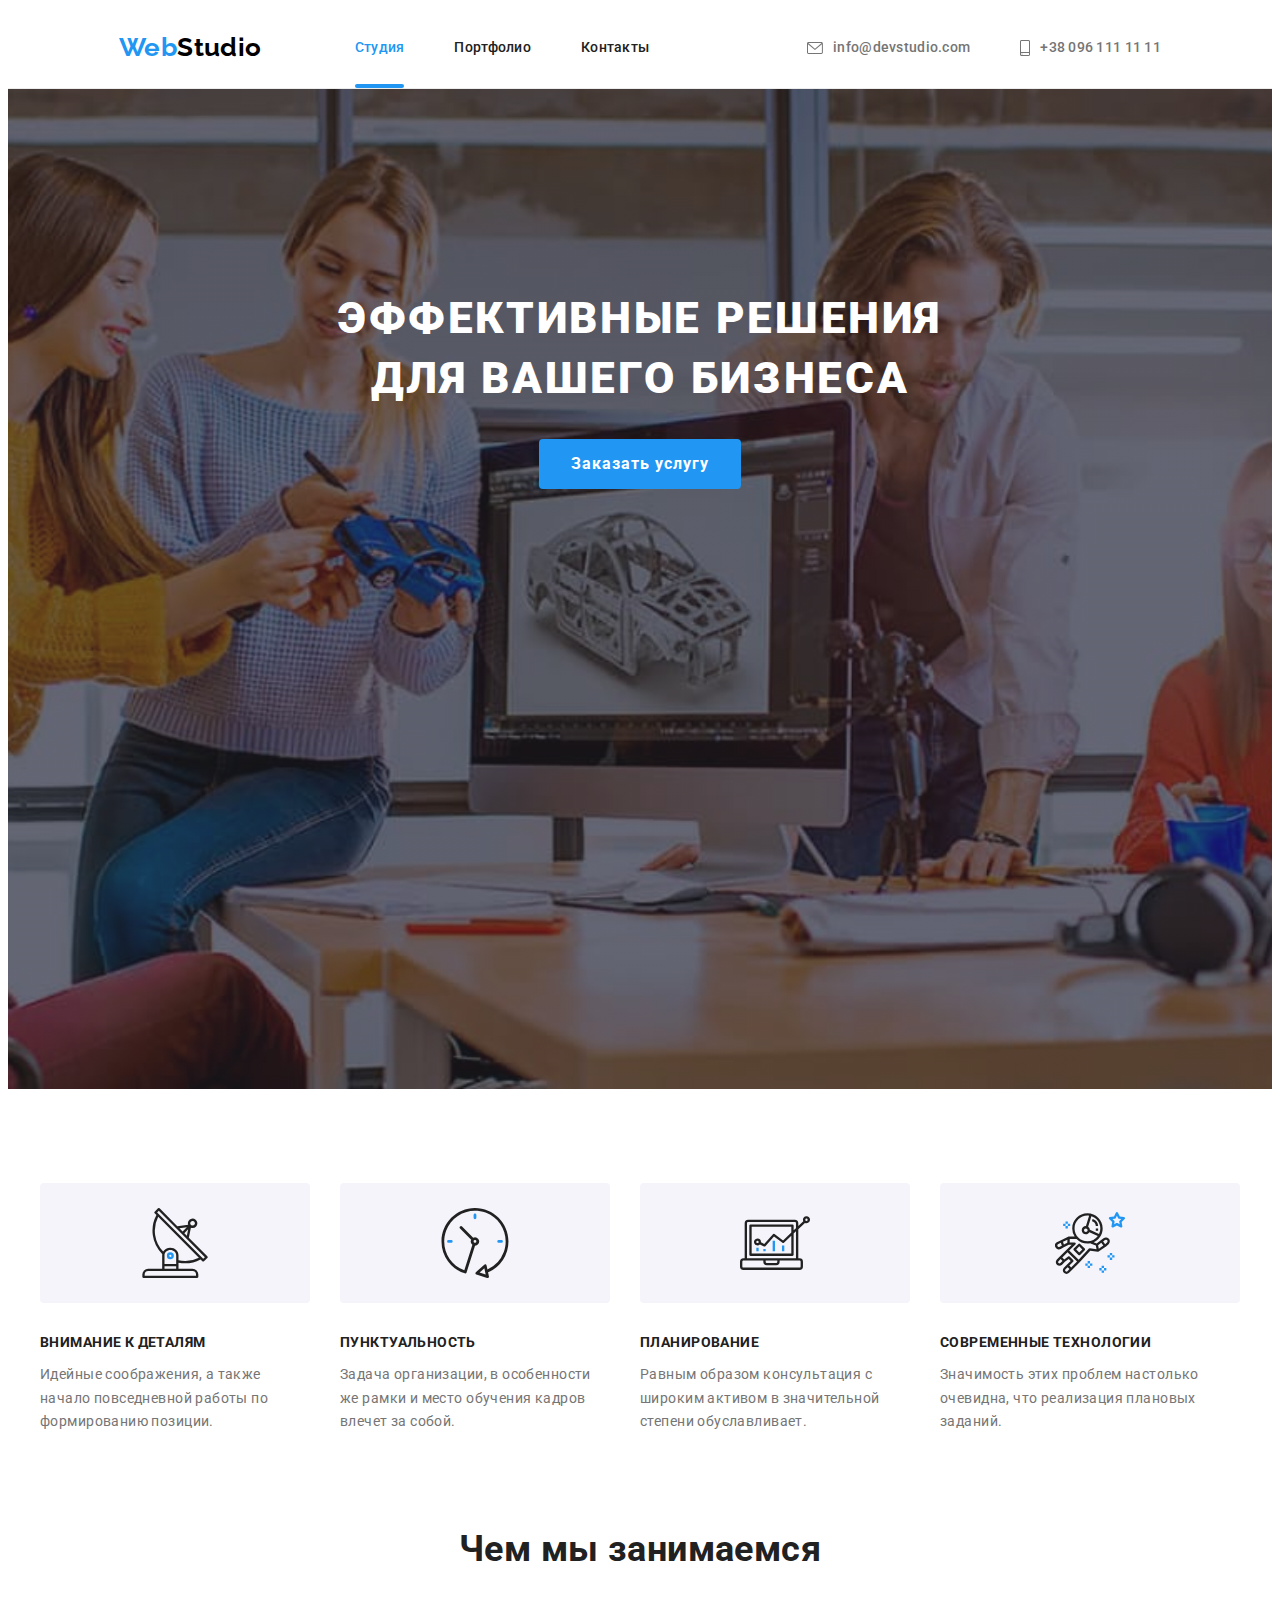
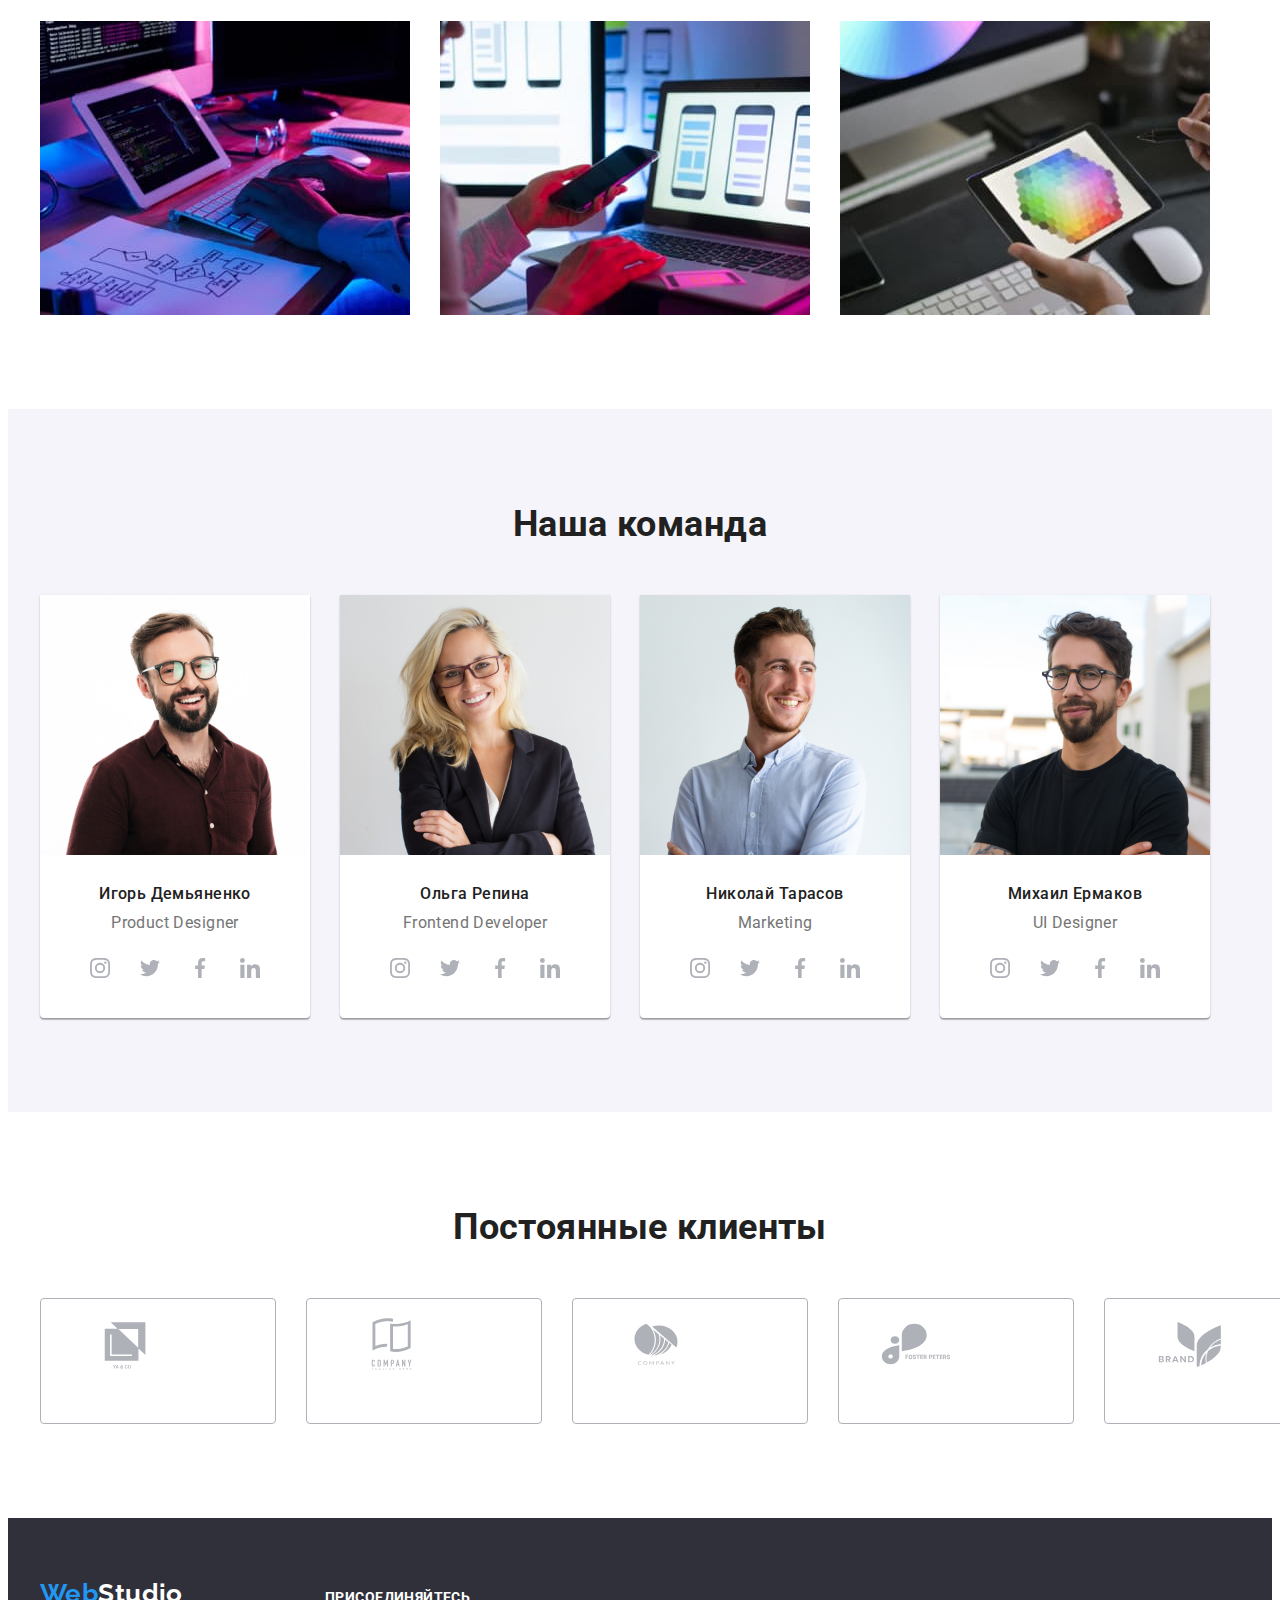
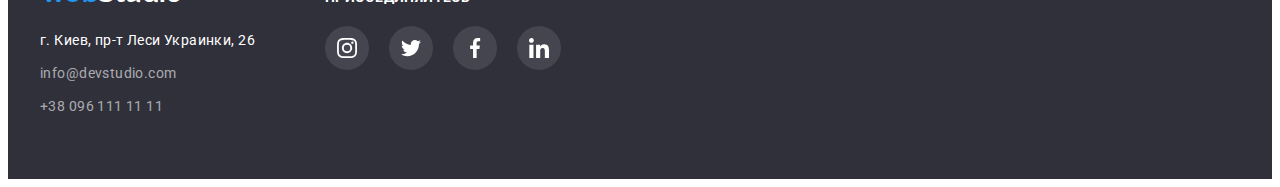
<file: index.html>
<!DOCTYPE html>
<html lang="ru">
  <head>
    <meta charset="UTF-8" />
    <meta http-equiv="X-UA-Compatible" content="IE=edge" />
    <meta name="viewport" content="width=device-width, initial-scale=1.0" />
    <title>WebStudio</title>
    <link rel="preconnect" href="https://fonts.googleapis.com" />
    <link rel="preconnect" href="https://fonts.gstatic.com" crossorigin />
    <link
      href="https://fonts.googleapis.com/css2?family=Raleway:wght@700&family=Roboto:wght@400;500;700;900&display=swap"
      rel="stylesheet"
    />
    <link
      rel="stylesheet"
      href="https://cdnjs.cloudflare.com/ajax/libs/modern-normalize/1.1.0/modern-normalize.min.css"
      integrity="sha512-wpPYUAdjBVSE4KJnH1VR1HeZfpl1ub8YT/NKx4PuQ5NmX2tKuGu6U/JRp5y+Y8XG2tV+wKQpNHVUX03MfMFn9Q=="
      crossorigin="anonymous"
      referrerpolicy="no-referrer"
    />
    <link rel="stylesheet" href="./css/styles.css" />
  </head>
  <body>
    <!-- Headet site -->
    <header class="page-header">
      <div class="conteiner main-nav">
        <nav class="nav-block">
          <a href="./index.html" class="logo link"><span class="logo-blue">Web</span>Studio</a>
          <ul class="site-nav list">
            <li class="item"><a class="link current" href="./index.html">Студия</a></li>
            <li class="item"><a class="link" href="./portfolio.html">Портфолио</a></li>
            <li class="item"><a class="link" href="">Контакты</a></li>
          </ul>
        </nav>
        <ul class="auth-nav list">
          <li class="item">
            <a class="link" href="mailto:info@devstudio.com">
              <svg class="icon-nav" width="16px" height="12px">
                <use href="./images/icon/symbol-defs.svg#icon-envelope"></use>
              </svg>
              info@devstudio.com
            </a>
          </li>
          <li class="item">
            <a class="link" href="tel:+380961111111">
              <svg class="icon-nav" width="10px" height="16px">
                <use class="icon-nav-test" href="./images/icon/symbol-defs.svg#icon-smartphone"></use>
              </svg>
              +38 096 111 11 11
            </a>
          </li>
        </ul>
      </div>
    </header>
    <main>
      <!-- Hero -->
      <section class="hero overlay">
        <div class="conteiner">
          <h1 class="hero-headlines">Эффективные решения для вашего бизнеса</h1>
          <button type="button" class="button">Заказать услугу</button>
        </div>
      </section>
      <!-- Особенности -->
      <h2 class="visually-hidden" aria-hidden="true" tabindex="-1">Особенности</h2>
      <section class="section-specifics">
        <div class="conteiner">
          <ul class="features-list list">
            <li class="features-item">
              <div class="features-item-logo">
                <svg width="70px" height="70px">
                  <use href="./images/icon/symbol-defs.svg#icon-antenna"></use>
                </svg>
              </div>
              <h3 class="section-headlines specifics">Внимание к деталям</h3>
              <p class="section-desc">Идейные соображения, а также начало повседневной работы по формированию позиции.</p>
            </li>

            <li class="features-item">
              <div class="features-item-logo">
                <svg width="70px" height="70px">
                  <use href="./images/icon/symbol-defs.svg#icon-clock"></use>
                </svg>
              </div>
              <h3 class="section-headlines specifics">Пунктуальность</h3>
              <p class="section-desc">Задача организации, в особенности же рамки и место обучения кадров влечет за собой.</p>
            </li>

            <li class="features-item">
              <div class="features-item-logo">
                <svg width="70px" height="70px">
                  <use href="./images/icon/symbol-defs.svg#icon-diagram"></use>
                </svg>
              </div>
              <h3 class="section-headlines specifics">Планирование</h3>
              <p class="section-desc">Равным образом консультация с широким активом в значительной степени обуславливает.</p>
            </li>

            <li class="features-item">
              <div class="features-item-logo">
                <svg width="70px" height="70px">
                  <use href="./images/icon/symbol-defs.svg#icon-astronaut"></use>
                </svg>
              </div>
              <h3 class="section-headlines specifics">Современные технологии</h3>
              <p class="section-desc">Значимость этих проблем настолько очевидна, что реализация плановых заданий.</p>
            </li>
          </ul>
        </div>
      </section>
      <!-- Чем мы занимаемся -->
      <section class="section">
        <div class="conteiner">
          <h2 class="section-headlines title-work">Чем мы занимаемся</h2>
          <ul class="work-examples list">
            <li class="work-examples-item">
              <img class="work-examples-pic" src="./images/box_1.jpg" alt="Адаптивная верстка сайтов" width="370" />
            </li>
            <li class="work-examples-item">
              <img class="work-examples-pic" src="./images/box_2.jpg" alt="Адаптивная верстка сайтов" width="370" />
            </li>
            <li class="work-examples-item">
              <img class="work-examples-pic" src="./images/box_3.jpg" alt="Адаптивная верстка сайтов" width="370" />
            </li>
          </ul>
        </div>
      </section>
      <!-- Наша команда -->
      <section class="team section">
        <div class="conteiner">
          <h2 class="section-headlines title-team">Наша команда</h2>
          <ul class="team-list list">
            <li class="team-item">
              <img class="team-item-pic" src="./images/team1.jpg" alt="Игорь Демьяненко" width="270" />
              <div class="team-desc">
                <h3 class="section-headlines team-name">Игорь Демьяненко</h3>
                <p lang="en" class="team-spec">Product Designer</p>
                <ul class="team-social list">
                  <li class="team-social-item">
                    <a href="" class="team-social-link link">
                      <svg width="20px" height="20px">
                        <use href="./images/icon/symbol-defs.svg#icon-instagram"></use>
                      </svg>
                    </a>
                  </li>

                  <li class="team-social-item">
                    <a href="" class="team-social-link link">
                      <svg width="20px" height="20px">
                        <use href="./images/icon/symbol-defs.svg#icon-twitter"></use>
                      </svg>
                    </a>
                  </li>

                  <li class="team-social-item">
                    <a href="" class="team-social-link link">
                      <svg width="20px" height="20px">
                        <use href="./images/icon/symbol-defs.svg#icon-facebook"></use>
                      </svg>
                    </a>
                  </li>

                  <li class="team-social-item">
                    <a href="" class="team-social-link link">
                      <svg width="20px" height="20px">
                        <use href="./images/icon/symbol-defs.svg#icon-linkedin"></use>
                      </svg>
                    </a>
                  </li>
                </ul>
              </div>
            </li>

            <li class="team-item">
              <img class="team-item-pic" src="./images/team2.jpg" alt="Ольга Репина" width="270" />
              <div class="team-desc">
                <h3 class="section-headlines team-name">Ольга Репина</h3>
                <p lang="en" class="team-spec">Frontend Developer</p>
                <ul class="team-social list">
                  <li class="team-social-item">
                    <a href="" class="team-social-link link">
                      <svg width="20px" height="20px">
                        <use href="./images/icon/symbol-defs.svg#icon-instagram"></use>
                      </svg>
                    </a>
                  </li>

                  <li class="team-social-item">
                    <a href="" class="team-social-link link">
                      <svg width="20px" height="20px">
                        <use href="./images/icon/symbol-defs.svg#icon-twitter"></use>
                      </svg>
                    </a>
                  </li>

                  <li class="team-social-item">
                    <a href="" class="team-social-link link">
                      <svg width="20px" height="20px">
                        <use href="./images/icon/symbol-defs.svg#icon-facebook"></use>
                      </svg>
                    </a>
                  </li>

                  <li class="team-social-item">
                    <a href="" class="team-social-link link">
                      <svg width="20px" height="20px">
                        <use href="./images/icon/symbol-defs.svg#icon-linkedin"></use>
                      </svg>
                    </a>
                  </li>
                </ul>
              </div>
            </li>

            <li class="team-item">
              <img class="team-item-pic" src="./images/team3.jpg" alt="Николай Тарасов" width="270" />
              <div class="team-desc">
                <h3 class="section-headlines team-name">Николай Тарасов</h3>
                <p lang="en" class="team-spec">Marketing</p>
                <ul class="team-social list">
                  <li class="team-social-item">
                    <a href="" class="team-social-link link">
                      <svg width="20px" height="20px">
                        <use href="./images/icon/symbol-defs.svg#icon-instagram"></use>
                      </svg>
                    </a>
                  </li>

                  <li class="team-social-item">
                    <a href="" class="team-social-link link">
                      <svg width="20px" height="20px">
                        <use href="./images/icon/symbol-defs.svg#icon-twitter"></use>
                      </svg>
                    </a>
                  </li>

                  <li class="team-social-item">
                    <a href="" class="team-social-link link">
                      <svg width="20px" height="20px">
                        <use href="./images/icon/symbol-defs.svg#icon-facebook"></use>
                      </svg>
                    </a>
                  </li>

                  <li class="team-social-item">
                    <a href="" class="team-social-link link">
                      <svg width="20px" height="20px">
                        <use href="./images/icon/symbol-defs.svg#icon-linkedin"></use>
                      </svg>
                    </a>
                  </li>
                </ul>
              </div>
            </li>

            <li class="team-item">
              <img class="team-item-pic" src="./images/team4.jpg" alt="Михаил Ермаков" width="270" />
              <div class="team-desc">
                <h3 class="section-headlines team-name">Михаил Ермаков</h3>
                <p lang="en" class="team-spec">UI Designer</p>
                <ul class="team-social list">
                  <li class="team-social-item">
                    <a href="" class="team-social-link link">
                      <svg width="20px" height="20px">
                        <use href="./images/icon/symbol-defs.svg#icon-instagram"></use>
                      </svg>
                    </a>
                  </li>

                  <li class="team-social-item">
                    <a href="" class="team-social-link link">
                      <svg width="20px" height="20px">
                        <use href="./images/icon/symbol-defs.svg#icon-twitter"></use>
                      </svg>
                    </a>
                  </li>

                  <li class="team-social-item">
                    <a href="" class="team-social-link link">
                      <svg width="20px" height="20px">
                        <use href="./images/icon/symbol-defs.svg#icon-facebook"></use>
                      </svg>
                    </a>
                  </li>

                  <li class="team-social-item">
                    <a href="" class="team-social-link link">
                      <svg width="20px" height="20px">
                        <use href="./images/icon/symbol-defs.svg#icon-linkedin"></use>
                      </svg>
                    </a>
                  </li>
                </ul>
              </div>
            </li>
          </ul>
        </div>
      </section>
      <!-- Section clients -->
      <section class="clients">
        <div class="conteiner">
          <h2 class="section-headlines title-clients">Постоянные клиенты</h2>
          <ul class="clients-list list">
            <li class="clients-item">
              <a class="clients-link link" href="">
                <svg class="clients-pic" width="106px" height="60px">
                  <use href="./images/icon/symbol-defs.svg#icon-Logo-clients-1"></use>
                </svg>
              </a>
            </li>

            <li class="clients-item">
              <a class="clients-link link" href="">
                <svg class="clients-pic" width="106px" height="60px">
                  <use href="./images/icon/symbol-defs.svg#icon-Logo-clients-2"></use>
                </svg>
              </a>
            </li>

            <li class="clients-item">
              <a class="clients-link link" href="">
                <svg class="clients-pic" width="106px" height="60px">
                  <use href="./images/icon/symbol-defs.svg#icon-Logo-clients-3"></use>
                </svg>
              </a>
            </li>

            <li class="clients-item">
              <a class="clients-link link" href="">
                <svg class="clients-pic" width="106px" height="60px">
                  <use href="./images/icon/symbol-defs.svg#icon-Logo-clients-4"></use>
                </svg>
              </a>
            </li>

            <li class="clients-item">
              <a class="clients-link link" href="">
                <svg class="clients-pic" width="106px" height="60px">
                  <use href="./images/icon/symbol-defs.svg#icon-Logo-clients-5"></use>
                </svg>
              </a>
            </li>

            <li class="clients-item">
              <a class="clients-link link" href="">
                <svg class="clients-pic" width="106px" height="60px">
                  <use href="./images/icon/symbol-defs.svg#icon-Logo-clients-6"></use>
                </svg>
              </a>
            </li>
          </ul>
        </div>
      </section>
    </main>
    <!-- Footer -->
    <footer class="footer">
      <div class="conteiner">
       <div class="wrapper">
          <a href="./index.html" class="logo link"><span class="logo-blue">Web</span>Studio</a>
        <address class="contacts">
          <ul class="address-list list">
            <li class="address-item">
              <a class="location link" href="https://goo.gl/maps/tA7HPzwpF9PkPvpf6" target="_blank" rel="noopener noreferrer"
                >г. Киев, пр-т Леси Украинки, 26</a
              >
            </li>
            <li class="address-item"><a class="link" href="mailto:info@devstudio.com">info@devstudio.com</a></li>
            <li class="address-item"><a class="link" href="tel:+380961111111">+38 096 111 11 11</a></li>
          </ul>
       </div>
          <div class="connect">
            <p class="connect-title">присоединяйтесь</p>
            <ul class="connect-list list">
              <li class="connect-item">
                <a class="connect-link link" href="">
                  <svg width="20px" height="20px">
                    <use href="./images/icon/symbol-defs.svg#icon-instagram"></use>
                  </svg>
                </a>
              </li>

              <li class="connect-item">
                <a class="connect-link link" href="">
                  <svg width="20px" height="20px">
                    <use href="./images/icon/symbol-defs.svg#icon-twitter"></use>
                  </svg>
                </a>
              </li>

              <li class="connect-item">
                <a class="connect-link link" href="">
                  <svg width="20px" height="20px">
                    <use href="./images/icon/symbol-defs.svg#icon-facebook"></use>
                  </svg>
                </a>
              </li>

              <li class="connect-item">
                <a class="connect-link link" href="">
                  <svg width="20px" height="20px">
                    <use href="./images/icon/symbol-defs.svg#icon-linkedin"></use>
                  </svg>
                </a>
              </li>
            </ul>
          </div>
        </address>
      </div>
    </footer>
  </body>
</html>
</file>
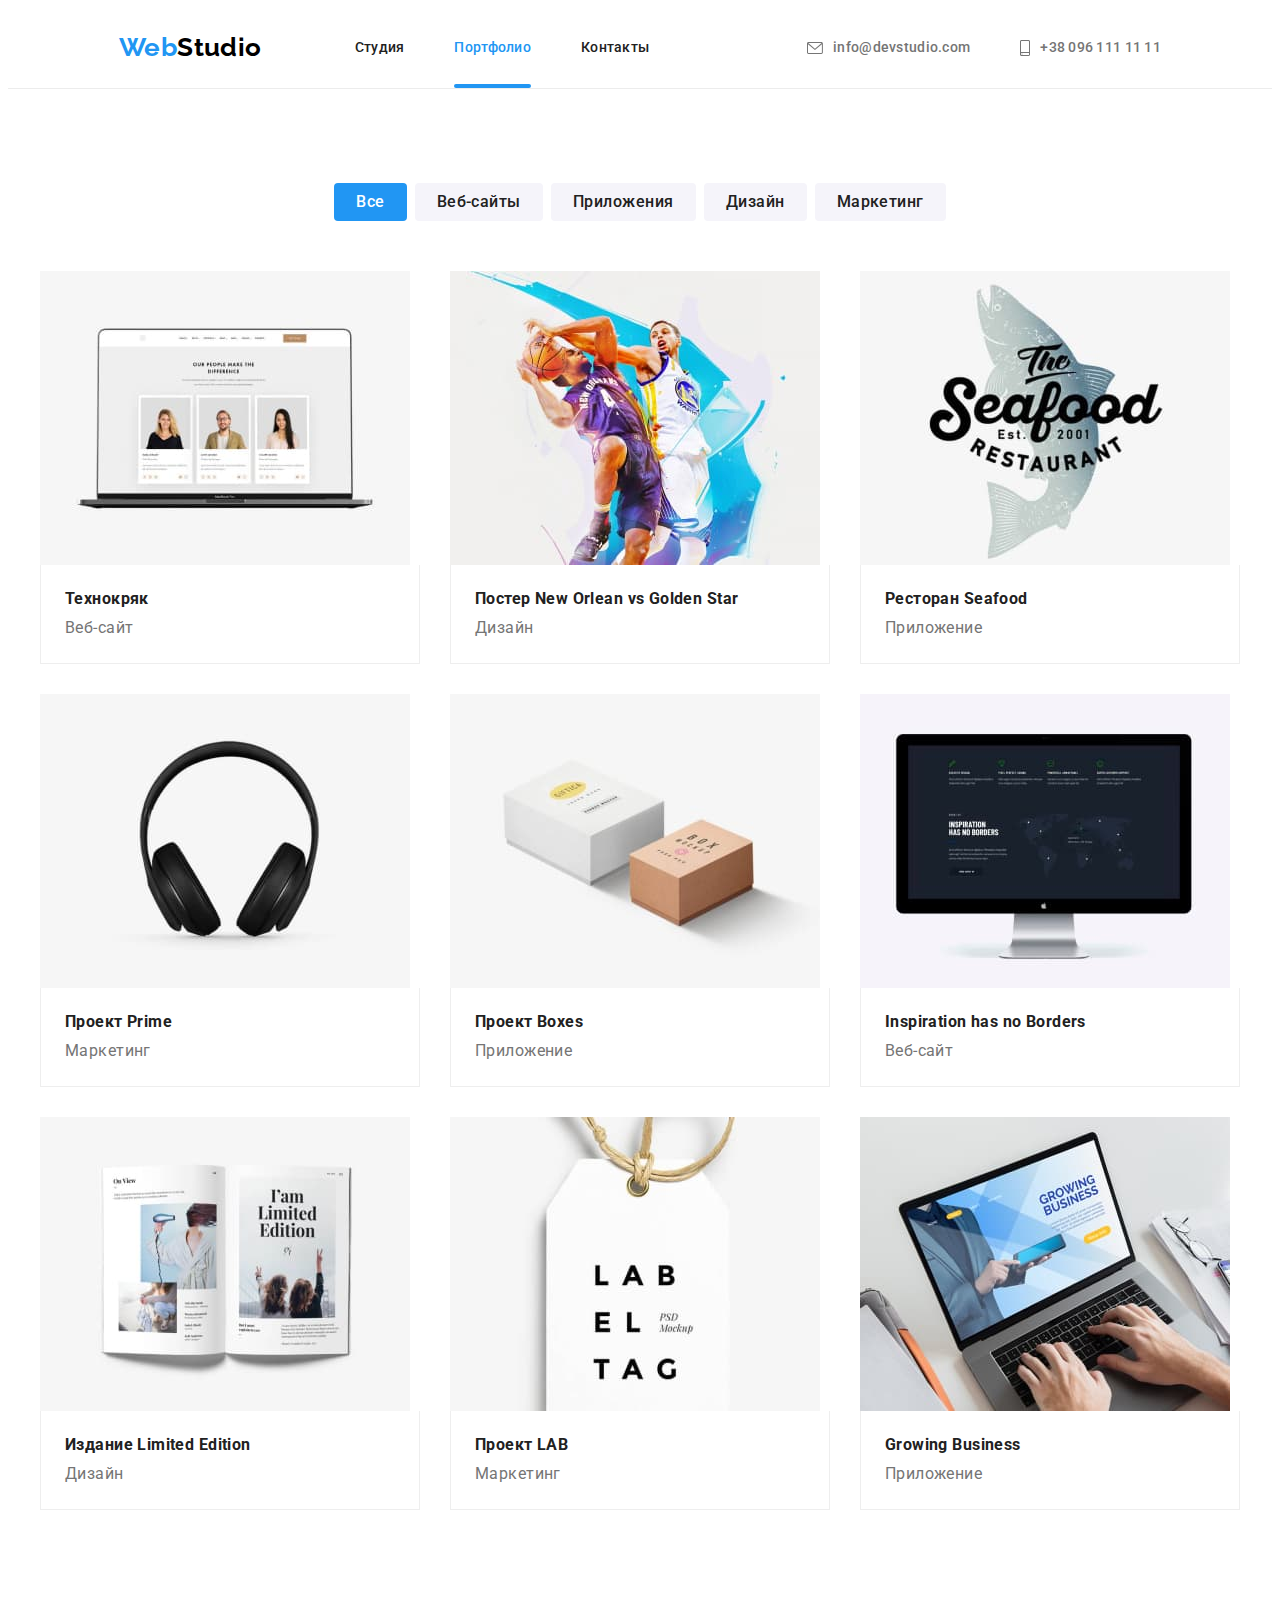
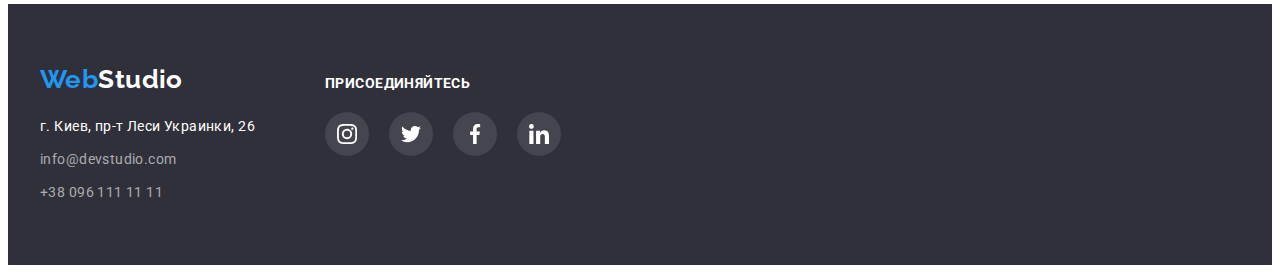
<file: portfolio.html>
<!DOCTYPE html>
<html lang="ru">
  <head>
    <meta charset="UTF-8" />
    <meta http-equiv="X-UA-Compatible" content="IE=edge" />
    <meta name="viewport" content="width=device-width, initial-scale=1.0" />
    <title>Portfolio</title>
    <link rel="preconnect" href="https://fonts.googleapis.com" />
    <link rel="preconnect" href="https://fonts.gstatic.com" crossorigin />
    <link
      href="https://fonts.googleapis.com/css2?family=Raleway:wght@700&family=Roboto:wght@400;500;700;900&display=swap"
      rel="stylesheet"
    />
    <link
      rel="stylesheet"
      href="https://cdnjs.cloudflare.com/ajax/libs/modern-normalize/1.1.0/modern-normalize.min.css"
      integrity="sha512-wpPYUAdjBVSE4KJnH1VR1HeZfpl1ub8YT/NKx4PuQ5NmX2tKuGu6U/JRp5y+Y8XG2tV+wKQpNHVUX03MfMFn9Q=="
      crossorigin="anonymous"
      referrerpolicy="no-referrer"
    />
    <link rel="stylesheet" href="./css/styles.css" />
  </head>
  <body>
    <!-- Headet site -->
    <header class="page-header">
      <div class="conteiner main-nav">
        <nav class="nav-block">
          <a href="./index.html" class="logo link"><span class="logo-blue">Web</span>Studio</a>
          <ul class="site-nav list">
            <li class="item"><a class="link" href="./index.html">Студия</a></li>
            <li class="item"><a class="link current" href="./portfolio.html">Портфолио</a></li>
            <li class="item"><a class="link" href="">Контакты</a></li>
          </ul>
        </nav>
        <ul class="auth-nav list">
          <li class="item">
            <a class="link" href="mailto:info@devstudio.com">
              <svg class="icon-nav" width="16px" height="12px">
                <use href="./images/icon/symbol-defs.svg#icon-envelope"></use>
              </svg>
              info@devstudio.com
            </a>
          </li>
          <li class="item">
            <a class="link" href="tel:+380961111111">
              <svg class="icon-nav" width="10px" height="16px">
                <use class="icon-nav-test" href="./images/icon/symbol-defs.svg#icon-smartphone"></use>
              </svg>
              +38 096 111 11 11
            </a>
          </li>
        </ul>
      </div>
    </header>
    <!-- Portfolio -->
    <main>
      <!-- <section class="examples"> -->
      <section class="section">
        <!-- Hidden H1 -->
        <h1 class="visually-hidden" aria-hidden="true" tabindex="-1">Портфолио фотостудии</h1>
        <div class="conteiner">
          <!-- Section filter button -->
          <ul class="filter-button-list list">
            <li class="filter-button-item">
              <button type="button" class="filter-button current-btn">Все</button>
            </li>
            <li class="filter-button-item">
              <button type="button" class="filter-button">Веб-сайты</button>
            </li>
            <li class="filter-button-item">
              <button type="button" class="filter-button">Приложения</button>
            </li>
            <li class="filter-button-item">
              <button type="button" class="filter-button">Дизайн</button>
            </li>
            <li class="filter-button-item">
              <button type="button" class="filter-button">Маркетинг</button>
            </li>
          </ul>
          <!-- Section portfolio makets -->
          <ul class="examples-work-list list">
            <li class="examples-work-item">
              <a href="" class="examples-work-card link">
                <img class="examples-work-pic" src="./images/port1.jpg" alt="Образец портфолио 1" width="370" />
                <div class="examples-work-title">
                  <h3 class="examples-headlines">Технокряк</h3>
                  <p class="desc">Веб-сайт</p>
                </div>
              </a>
            </li>

            <li class="examples-work-item">
              <a href="" class="examples-work-card link">
                <img class="examples-work-pic" src="./images/port2.jpg" alt="Образец портфолио 2" width="370" />
                <div class="examples-work-title">
                  <h3 class="examples-headlines">Постер New Orlean vs Golden Star</h3>
                  <p class="desc">Дизайн</p>
                </div>
              </a>
            </li>

            <li class="examples-work-item">
              <a href="" class="examples-work-card link">
                <img class="examples-work-pic" src="./images/port3.jpg" alt="Образец портфолио 3" width="370" />
                <div class="examples-work-title">
                  <h3 class="examples-headlines">Ресторан Seafood</h3>
                  <p class="desc">Приложение</p>
                </div>
              </a>
            </li>

            <li class="examples-work-item">
              <a href="" class="examples-work-card link">
                <img class="examples-work-pic" src="./images/port4.jpg" alt="Образец портфолио 4" width="370" />
                <div class="examples-work-title">
                  <h3 class="examples-headlines">Проект Prime</h3>
                  <p class="desc">Маркетинг</p>
                </div>
              </a>
            </li>

            <li class="examples-work-item">
              <a href="" class="examples-work-card link">
                <img class="examples-work-pic" src="./images/port5.jpg" alt="Образец портфолио 5" width="370" />
                <div class="examples-work-title">
                  <h3 class="examples-headlines">Проект Boxes</h3>
                  <p class="desc">Приложение</p>
                </div>
              </a>
            </li>

            <li class="examples-work-item">
              <a href="" class="examples-work-card link">
                <img class="examples-work-pic" src="./images/port6.jpg" alt="Образец портфолио 6" width="370" />
                <div class="examples-work-title">
                  <h3 class="examples-headlines">Inspiration has no Borders</h3>
                  <p class="desc">Веб-сайт</p>
                </div>
              </a>
            </li>

            <li class="examples-work-item">
              <a href="" class="examples-work-card link">
                <img class="examples-work-pic" src="./images/port7.jpg" alt="Образец портфолио 7" width="370" />
                <div class="examples-work-title">
                  <h3 class="examples-headlines">Издание Limited Edition</h3>
                  <p class="desc">Дизайн</p>
                </div>
              </a>
            </li>

            <li class="examples-work-item">
              <a href="" class="examples-work-card link">
                <img class="examples-work-pic" src="./images/port8.jpg" alt="Образец портфолио 8" width="370" />
                <div class="examples-work-title">
                  <h3 class="examples-headlines">Проект LAB</h3>
                  <p class="desc">Маркетинг</p>
                </div>
              </a>
            </li>

            <li class="examples-work-item">
              <a href="" class="examples-work-card link">
                <img class="examples-work-pic" src="./images/port9.jpg" alt="Образец портфолио 9" width="370" />
                <div class="examples-work-title">
                  <h3 class="examples-headlines">Growing Business</h3>
                  <p class="desc">Приложение</p>
                </div>
              </a>
            </li>
          </ul>
        </div>
      </section>
    </main>
    <!-- Footer -->
    <footer class="footer">
      <div class="conteiner">
       <div class="wrapper">
          <a href="./index.html" class="logo link"><span class="logo-blue">Web</span>Studio</a>
        <address class="contacts">
          <ul class="address-list list">
            <li class="address-item">
              <a class="location link" href="https://goo.gl/maps/tA7HPzwpF9PkPvpf6" target="_blank" rel="noopener noreferrer"
                >г. Киев, пр-т Леси Украинки, 26</a
              >
            </li>
            <li class="address-item"><a class="link" href="mailto:info@devstudio.com">info@devstudio.com</a></li>
            <li class="address-item"><a class="link" href="tel:+380961111111">+38 096 111 11 11</a></li>
          </ul>
       </div>
          <div class="connect">
            <p class="connect-title">присоединяйтесь</p>
            <ul class="connect-list list">
              <li class="connect-item">
                <a class="connect-link link" href="">
                  <svg width="20px" height="20px">
                    <use href="./images/icon/symbol-defs.svg#icon-instagram"></use>
                  </svg>
                </a>
              </li>

              <li class="connect-item">
                <a class="connect-link link" href="">
                  <svg width="20px" height="20px">
                    <use href="./images/icon/symbol-defs.svg#icon-twitter"></use>
                  </svg>
                </a>
              </li>

              <li class="connect-item">
                <a class="connect-link link" href="">
                  <svg width="20px" height="20px">
                    <use href="./images/icon/symbol-defs.svg#icon-facebook"></use>
                  </svg>
                </a>
              </li>

              <li class="connect-item">
                <a class="connect-link link" href="">
                  <svg width="20px" height="20px">
                    <use href="./images/icon/symbol-defs.svg#icon-linkedin"></use>
                  </svg>
                </a>
              </li>
            </ul>
          </div>
        </address>
      </div>
    </footer>
  </body>
</html>
</file>
<file: css/styles.css>
:root {
  --headlines-color: #212121;
  --second-text-color: #757575;
  --bg-color-section: #f5f4fa;
  --bg-color-main: #ffffff;
  --bg-color-second: #e5e5e5;
  --focus-color: #2196f3;
  --footer-hero-color: #2f303a;

  --main-gap: 94px;
  --portfolio-gap: 30px;
}

body {
  font-family: Roboto, sans-serif;
  letter-spacing: 0.03em;
  font-size: 14px;
  line-height: 1.71;

  background-color: var(--bg-color-main);
  color: var(--second-text-color);
}
.list {
  padding: 0;
  margin: 0;
  list-style: none;
}
.link {
  text-decoration: none;
}
.section {
  padding-top: var(--main-gap);
  padding-bottom: var(--main-gap);
}
/*------------- current page ----------------------------------------------*/
.site-nav .link.current {
  color: var(--focus-color);
}

.site-nav .link.current::after {
  content: '';
  position: absolute;
  bottom: 0;

  width: 100%;
  height: 4px;
  display: block;
  background-color: #2196f3;
  border-radius: 2px;
}
/*------------- current button -------------------------------------------*/
.filter-button.current-btn {
  background-color: var(--focus-color);
  color: var(--bg-color-main);
}
/*--------------------------------HEADER------------------------------------ */
.page-header {
  border-bottom: 1px solid #ececec;
}
.main-nav {
  display: flex;
  flex-direction: row;
  justify-content: space-around;
  align-items: center;
}

.conteiner {
  width: 1200px;

  margin-left: auto;
  margin-right: auto;
  padding-left: 15px;
  padding-right: 15px;
}
.logo {
  display: block;
  margin-right: 93px;
  padding-top: 24px;
  padding-bottom: 25px;
}
.logo,
.logo-blue {
  font-family: Raleway;
  font-weight: 700;
  font-size: 26px;
  line-height: 1.19;

  color: #000000;
}
.logo-blue {
  color: var(--focus-color);
}

/*---------------- NAVIGATION ----------------------------------------*/
.nav-block {
  display: flex;
}
.site-nav {
  display: flex;
}

.site-nav .link {
  font-family: Roboto;
  font-weight: 500;
  font-size: 14px;
  line-height: 1.14;
  letter-spacing: 0.02em;

  color: var(--headlines-color);

  display: block;
  padding-top: 32px;
  padding-bottom: 32px;

  transition: color 250ms cubic-bezier(0.4, 0, 0.2, 1);
}

.site-nav .item {
  position: relative;
}

.site-nav .item:not(:last-child) {
  margin-right: 50px;
}

.auth-nav {
  display: flex;
}

.auth-nav .item + .item {
  margin-left: 50px;
}

.auth-nav .link {
  font-family: Roboto;
  font-weight: 500;
  font-size: 14px;
  line-height: 1.14;
  letter-spacing: 0.02em;

  color: var(--second-text-color);

  display: flex;
  align-items: center;
  padding-top: 32px;
  padding-bottom: 32px;

  transition: color 250ms cubic-bezier(0.4, 0, 0.2, 1);
}

.icon-nav {
  display: flex;
  margin-right: 10px;

  fill: currentColor;
}

.auth-nav .link:hover .icon-nav,
.auth-nav .link:focus .icon-nav,
.auth-nav .link:hover,
.auth-nav .link:focus,
.site-nav .link:hover,
.site-nav .link:focus,
/* footer hover */
.contacts .link:hover,
.contacts .link:focus,
.contacts .location.link:hover,
.contacts .location.link:focus {
  color: var(--focus-color);
  fill: currentColor;

  transition: color 250ms cubic-bezier(0.4, 0, 0.2, 1);
}

/*-------------------------------- HERO------------------------------------ */
.hero {
  padding-top: 200px;
  padding-bottom: 200px;
}

.overlay {
  max-width: 1600px;
  min-height: 600px;
  margin-left: auto;
  margin-right: auto;

  background-color: #c4c4c4;
  background-image: linear-gradient(rgba(47, 48, 58, 0.4), rgba(47, 48, 58, 0.4)), url('../images/hero.jpg');
  background-repeat: no-repeat;
  background-position: center;
  background-size: cover;
}

.hero-headlines {
  font-weight: 900;
  font-size: 44px;
  line-height: 1.36;
  text-align: center;
  letter-spacing: 0.06em;
  text-transform: uppercase;
  color: var(--bg-color-main);

  max-width: 696px;

  margin-top: 0;
  margin-bottom: 30px;
  margin-right: auto;
  margin-left: auto;
}
/* --------Button hero ---------------------*/
.button {
  display: block;

  font-family: 'Roboto';
  font-weight: 700;
  font-size: 16px;
  line-height: 1.88;
  letter-spacing: 0.06em;
  cursor: pointer;
  background-color: var(--focus-color);
  color: var(--bg-color-main);
  border: transparent;
  border-radius: 4px;

  min-width: 200px;
  min-height: 50px;

  padding: 10px 32px;
  margin-right: auto;
  margin-left: auto;

  transition: background-color 250ms cubic-bezier(0.4, 0, 0.2, 1);
}
.button:hover,
.button:focus {
  background-color: #188ce8;
  transition: background-color 250ms cubic-bezier(0.4, 0, 0.2, 1);
}
/* -----------------Modal window------------------------------- */

/* transition: background-color 250ms cubic-bezier(0.4, 0, 0.2, 1); */

.backdrop {
  position: fixed;
  z-index: 1;

  left: 0;
  top: 0;
  width: 100vw;
  height: 100vh;

  background-color: rgba(0, 0, 0, 0.2);

  opacity: 1;
  transition: opacity 250ms cubic-bezier(0.4, 0, 0.2, 1);
}
.is-hidden {
  opacity: 0;
  /* visibility: hidden; */
  pointer-events: none;
}

.modal {
  position: absolute;
  width: 528px;
  height: 581px;

  left: 50%;
  top: 50%;

  background-color: #ffffff;
  box-shadow: 0px 1px 3px rgba(0, 0, 0, 0.12), 0px 1px 1px rgba(0, 0, 0, 0.14), 0px 2px 1px rgba(0, 0, 0, 0.2);
  border-radius: 4px;

  transform: translate(-50%, -50%) scale(1);
  transition: transform 250ms cubic-bezier(0.4, 0, 0.2, 1);
}

.backdrop.is-hidden .modal {
  transform: translate(-50%, -50%) scale(1.1);
}

.modal-btn {
  position: absolute;
  display: inline-flex;
  justify-content: center;
  align-items: center;
  right: 8px;
  top: 8px;
  width: 30px;
  height: 30px;

  cursor: pointer;

  border-radius: 50%;
  background-color: #ffffff;
  border: 1px solid rgba(0, 0, 0, 0.1);
}

/* ---------------Hidden headlines----------------------------- */
.visually-hidden {
  position: absolute;
  white-space: nowrap;
  width: 1px;
  height: 1px;
  overflow: hidden;
  border: 0;
  padding: 0;
  clip: rect(0 0 0 0);
  clip-path: inset(50%);
  margin: -1px;
}

/* --------------------Особенности--------------------------- */
.section-headlines,
.examples-headlines {
  color: var(--headlines-color);

  margin-top: 0;
  margin-bottom: 0;
}

.section-specifics {
  padding-top: var(--main-gap);
  padding-bottom: 0;
}

.features-list {
  display: flex;
}

.features-item-logo {
  display: flex;
  justify-content: center;
  align-items: center;
  background-color: var(--bg-color-section);
  border-radius: 4px;
  margin-bottom: 30px;

  padding-top: 25px;
  padding-bottom: 25px;
}

.features-item:not(:last-child) {
  max-width: 270px;

  margin-right: 30px;
}

.specifics {
  font-weight: 700;
  font-size: 14px;
  line-height: 1.4;
  text-transform: uppercase;

  margin-bottom: 10px;
}

.section-desc {
  margin: 0;
}

/* --------------------Чем мы занимаемся -------------------------*/
.title-work {
  font-weight: 700;
  font-size: 36px;
  line-height: 1.17;
  text-align: center;

  margin-bottom: 50px;
}

.work-examples {
  display: flex;
}

.work-examples-item {
  position: relative;
}

.work-examples-item:not(:last-child) {
  margin-right: 30px;
}

.work-examples-pic {
  display: block;
  max-width: 100%;
}

.work-examples-title {
  position: absolute;
  bottom: 0;

  margin: 0;
  padding-top: 27px;
  width: 370px;
  height: 70px;

  color: #ffffff;
  background-color: rgba(47, 48, 58, 0.8);

  font-weight: 700;
  font-size: 14px;
  line-height: 1.14;
  text-align: center;
  letter-spacing: 0.03em;
  text-transform: uppercase;
}
/* ----------------Team section -------------------------------*/
.team {
  background-color: var(--bg-color-section);
}

.title-clients,
.title-team {
  font-weight: 700;
  font-size: 36px;
  line-height: 1.17;
  text-align: center;

  margin-bottom: 50px;
}

.team-list {
  display: flex;
}

.team-item {
  background-color: #ffffff;
  border-radius: 0px 0px 4px 4px;
  width: 270px;

  box-shadow: 0px 1px 3px rgba(0, 0, 0, 0.12), 0px 1px 1px rgba(0, 0, 0, 0.14), 0px 2px 1px rgba(0, 0, 0, 0.2);
}

.team-item:not(:last-child) {
  margin-right: 30px;
}

.team-item-pic {
  display: block;
  max-width: 100%;
}

.team-desc {
  padding-top: 30px;
  padding-bottom: 30px;

  align-items: flex-end;
}

.team-name {
  font-weight: 500;
  font-size: 16px;
  line-height: 1.18;
  text-align: center;

  margin-bottom: 10px;
}

.team-spec {
  font-size: 16px;
  line-height: 1.18;
  text-align: center;

  margin: 0;
  margin-bottom: 16px;
}

.team-social {
  display: flex;
  justify-content: center;
}

.team-social-item + .team-social-item {
  margin-left: 10px;
}

.team-social-link {
  display: flex;
  justify-content: center;
  align-items: center;
  border-radius: 50%;
  width: 40px;
  height: 40px;
  fill: #afb1b8;

  transition: background-color 250ms cubic-bezier(0.4, 0, 0.2, 1);
}
.team-social-link:hover,
.team-social-link:focus {
  background-color: var(--focus-color);
  fill: var(--bg-color-main);

  transition: background-color 250ms cubic-bezier(0.4, 0, 0.2, 1);
}

/* -----------------------CLIENTS----------------------------------- */

.clients {
  padding-top: var(--main-gap);
  padding-bottom: var(--main-gap);
}

.clients-list {
  display: flex;
}

.clients-item + .clients-item {
  margin-left: 30px;
}

.clients-link {
  display: block;
  padding: 16px 32px;
  width: 170px;
  height: 92px;
  border: 1px solid #afb1b8;

  border-radius: 4px;
  fill: #afb1b8;

  transition: border-color 250ms cubic-bezier(0.4, 0, 0.2, 1), fill 250ms cubic-bezier(0.4, 0, 0.2, 1);
}

.clients-link:hover,
.clients-link:focus {
  border-color: var(--focus-color);
  fill: var(--focus-color);

  transition: border-color 250ms cubic-bezier(0.4, 0, 0.2, 1), fill 250ms cubic-bezier(0.4, 0, 0.2, 1);
}

/*------------------------ FOOTER ----------------------------------*/
/* --LOGO FOOTER-- */
.footer .logo {
  color: var(--bg-color-main);

  padding-top: 0;
  padding-bottom: 20px;
  margin-right: 0;
}
.footer {
  background-color: var(--footer-hero-color);

  padding-top: 60px;
  padding-bottom: 60px;
}

.address-item:not(:last-child) {
  padding-bottom: 9px;
}

.contacts .location.link {
  color: var(--bg-color-main);
}
.contacts .link {
  font-style: normal;
  color: rgba(255, 255, 255, 0.6);

  transition: color 250ms cubic-bezier(0.4, 0, 0.2, 1);
}

.footer .conteiner {
  display: flex;
  align-items: baseline;
}

.connect {
  margin-left: 70px;
}
.connect-title {
  font-style: normal;
  font-weight: 700;
  font-size: 14px;
  line-height: 1.14;
  letter-spacing: 0.03em;
  text-transform: uppercase;

  color: #ffffff;
  margin-top: 0;
  margin-bottom: 20px;
}

.connect-list {
  display: flex;
}

.connect-item + .connect-item {
  margin-left: 20px;
}

.connect-link {
  display: flex;
  width: 44px;
  height: 44px;
  justify-content: center;
  align-items: center;

  background-color: rgba(255, 255, 255, 0.1);
  border-radius: 50%;
  fill: #ffffff;

  transition: background-color 250ms cubic-bezier(0.4, 0, 0.2, 1);
}

.connect-link:hover,
.connect-link:focus {
  background-color: var(--focus-color);
  transition: background-color 250ms cubic-bezier(0.4, 0, 0.2, 1);
}

/*---------------- CSS PORTFOLIO -------------------------------------*/
.filter-button-list {
  display: flex;
  justify-content: center;
  margin-bottom: 50px;
}

.filter-button-item:not(:last-of-type) {
  margin-right: 8px;
}

.filter-button {
  font-family: Roboto;
  font-weight: 500;
  font-size: 16px;
  line-height: 1.62;
  letter-spacing: 0.03em;

  cursor: pointer;

  background-color: var(--bg-color-section);
  color: var(--headlines-color);
  border-radius: 4px;
  border: transparent;
  padding: 6px 22px;
  transition: box-shadow 250ms cubic-bezier(0.4, 0, 0.2, 1), background-color 250ms cubic-bezier(0.4, 0, 0.2, 1);
}
.filter-button:hover,
.filter-button:focus {
  background-color: var(--focus-color);
  color: var(--bg-color-main);

  box-shadow: 0px 3px 1px rgba(0, 0, 0, 0.1), 0px 1px 2px rgba(0, 0, 0, 0.08), 0px 2px 2px rgba(0, 0, 0, 0.12);
}

/* Thumb title */
.examples-thumb {
  position: relative;

  overflow: hidden;
}

.examples-thumb-title {
  position: absolute;
  top: 0;
  bottom: 0;
  margin: 0;
  padding: 64px 24px;

  transform: translateY(100%);

  font-weight: 400;
  font-size: 18px;
  line-height: 1.55;
  letter-spacing: 0.03em;

  color: #ffffff;
  transition: background-color 250ms cubic-bezier(0.4, 0, 0.2, 1), transform 250ms cubic-bezier(0.4, 0, 0.2, 1);
}

.examples-work-card:hover .examples-thumb-title,
.examples-work-card:focus .examples-thumb-title {
  pointer-events: all;
  transform: translateY(0);
  background-color: rgba(33, 150, 243, 0.9);
  transition: background-color 250ms cubic-bezier(0.4, 0, 0.2, 1), transform 250ms cubic-bezier(0.4, 0, 0.2, 1);
}

.examples-work-list {
  display: flex;
  flex-wrap: wrap;

  margin-top: calc(-1 * var(--portfolio-gap));
  margin-left: calc(-1 * var(--portfolio-gap));
}

.examples-work-item {
  flex-basis: calc(100% / 3 - var(--portfolio-gap));

  margin-top: var(--portfolio-gap);
  margin-left: var(--portfolio-gap);
}

.examples-work-card {
  display: block;
  transition: box-shadow 250ms cubic-bezier(0.4, 0, 0.2, 1);
}

.examples-work-card:hover,
.examples-work-card:focus {
  box-shadow: 0px 1px 1px rgba(0, 0, 0, 0.12), 0px 4px 4px rgba(0, 0, 0, 0.06), 1px 4px 6px rgba(0, 0, 0, 0.16);

  transition: box-shadow 250ms cubic-bezier(0.4, 0, 0.2, 1);
}

.examples-work-title {
  border-right: 1px solid #eeeeee;
  border-bottom: 1px solid #eeeeee;
  border-left: 1px solid #eeeeee;

  padding: 20px 24px;
}

.examples-work-pic {
  display: block;
  max-width: 100%;
}

.examples-headlines {
  color: var(--headlines-color);

  margin-top: 0;
  margin-bottom: 0;
}

.examples-work-title .desc {
  font-size: 16px;
  line-height: 1.88;

  color: var(--second-text-color);

  margin-top: 0;
  margin-bottom: 0;
}

/* margin p - забрав
  цікавить правильність модалки
 */
</file>
